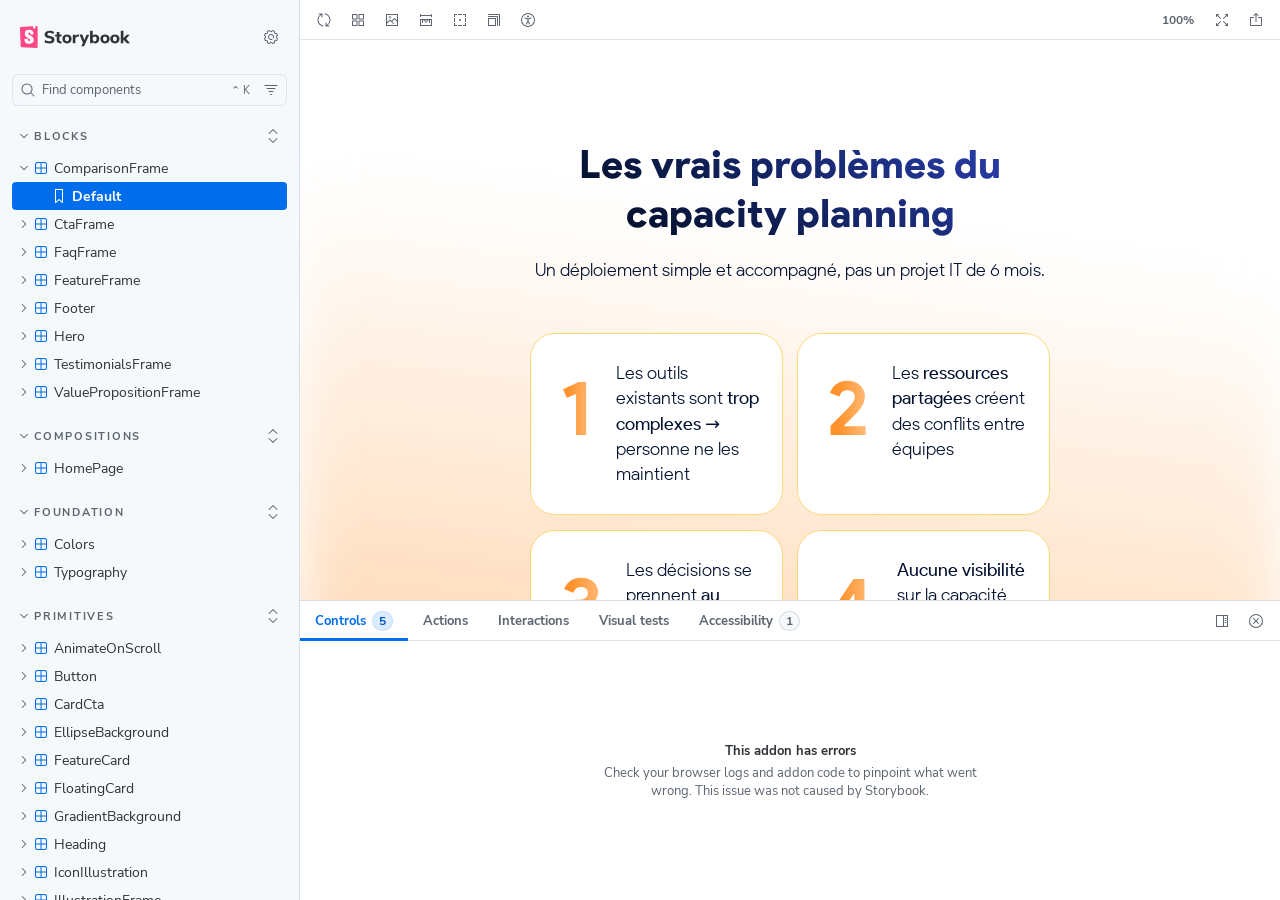
<file: storybook/index.html>
<!DOCTYPE html>
<html lang="en">
  <head>
    <meta charset="utf-8" />

    <title>storybook - Storybook</title>
    <meta name="viewport" content="width=device-width, initial-scale=1" />

    
    <link rel="icon" type="image/svg+xml" href="./favicon.svg" />
    
    <style>
      @font-face {
        font-family: 'Nunito Sans';
        font-style: normal;
        font-weight: 400;
        font-display: swap;
        src: url('./sb-common-assets/nunito-sans-regular.woff2') format('woff2');
      }

      @font-face {
        font-family: 'Nunito Sans';
        font-style: italic;
        font-weight: 400;
        font-display: swap;
        src: url('./sb-common-assets/nunito-sans-italic.woff2') format('woff2');
      }

      @font-face {
        font-family: 'Nunito Sans';
        font-style: normal;
        font-weight: 700;
        font-display: swap;
        src: url('./sb-common-assets/nunito-sans-bold.woff2') format('woff2');
      }

      @font-face {
        font-family: 'Nunito Sans';
        font-style: italic;
        font-weight: 700;
        font-display: swap;
        src: url('./sb-common-assets/nunito-sans-bold-italic.woff2') format('woff2');
      }
    </style>

    <link href="./sb-manager/runtime.js" rel="modulepreload" />

    
    <link href="./sb-addons/storybook-core-server-presets-0/common-manager-bundle.js" rel="modulepreload" />
    
    <link href="./sb-addons/chromatic-com-storybook-1/manager-bundle.js" rel="modulepreload" />
    
    <link href="./sb-addons/vitest-2/manager-bundle.js" rel="modulepreload" />
    
    <link href="./sb-addons/a11y-3/manager-bundle.js" rel="modulepreload" />
    
    <link href="./sb-addons/docs-4/manager-bundle.js" rel="modulepreload" />
    
    <link href="./sb-addons/onboarding-5/manager-bundle.js" rel="modulepreload" />
       

    <style>
      #storybook-root[hidden] {
        display: none !important;
      }
    </style>

    
  </head>
  <body>
    <div id="root"></div>

    
    <script>
      
        
          window['FEATURES'] = {
  "argTypeTargetsV7": true,
  "legacyDecoratorFileOrder": false,
  "disallowImplicitActionsInRenderV8": true,
  "viewport": true,
  "highlight": true,
  "controls": true,
  "interactions": true,
  "actions": true,
  "backgrounds": true,
  "outline": true,
  "measure": true,
  "sidebarOnboardingChecklist": true,
  "componentsManifest": true
};
        
      
        
          window['REFS'] = {};
        
      
        
          window['LOGLEVEL'] = "info";
        
      
        
          window['DOCS_OPTIONS'] = {
  "defaultName": "Docs"
};
        
      
        
          window['CONFIG_TYPE'] = "PRODUCTION";
        
      
        
      
        
      
        
          window['TAGS_OPTIONS'] = {};
        
      
        
          window['STORYBOOK_BUILDER'] = "vite";
        
      
        
          window['STORYBOOK_FRAMEWORK'] = "nextjs-vite";
        
      
        
          window['STORYBOOK_RENDERER'] = "react";
        
      
        
      
    </script>
    

    <script type="module">
      import './sb-manager/globals-runtime.js';

      
        import './sb-addons/storybook-core-server-presets-0/common-manager-bundle.js';
      
        import './sb-addons/chromatic-com-storybook-1/manager-bundle.js';
      
        import './sb-addons/vitest-2/manager-bundle.js';
      
        import './sb-addons/a11y-3/manager-bundle.js';
      
        import './sb-addons/docs-4/manager-bundle.js';
      
        import './sb-addons/onboarding-5/manager-bundle.js';
      

      import './sb-manager/runtime.js';
    </script>
  </body>
</html>
</file>
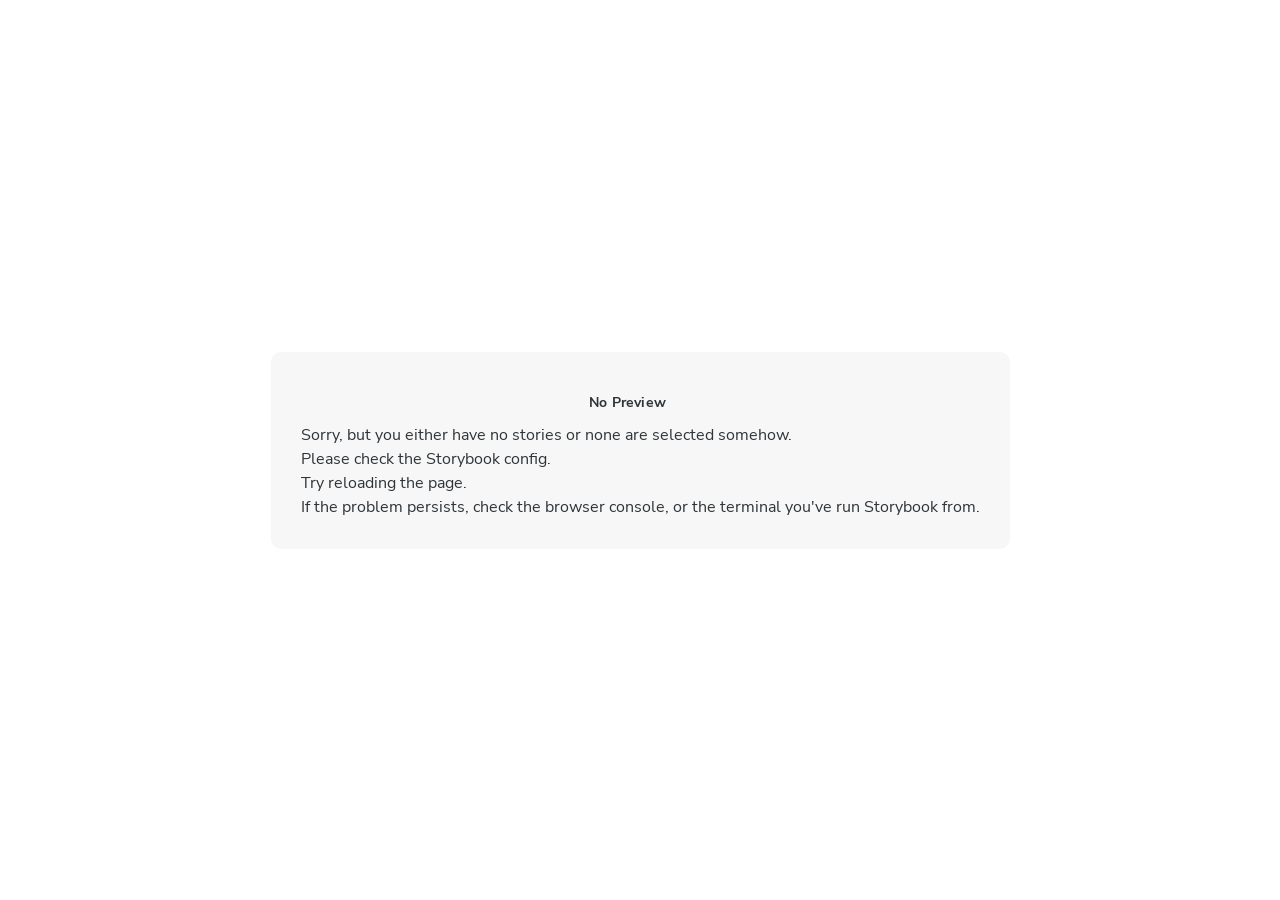
<file: storybook/iframe.html>
<!doctype html>
<!--suppress HtmlUnknownTarget -->
<html lang="en">
  <head><script type="module" src="./vite-inject-mocker-entry.js"></script>
    <meta charset="utf-8" />
    <title>Storybook</title>
    <meta name="viewport" content="width=device-width, initial-scale=1" />

    <style>
      @font-face {
        font-family: 'Nunito Sans';
        font-style: normal;
        font-weight: 400;
        font-display: swap;
        src: url('./sb-common-assets/nunito-sans-regular.woff2') format('woff2');
      }

      @font-face {
        font-family: 'Nunito Sans';
        font-style: italic;
        font-weight: 400;
        font-display: swap;
        src: url('./sb-common-assets/nunito-sans-italic.woff2') format('woff2');
      }

      @font-face {
        font-family: 'Nunito Sans';
        font-style: normal;
        font-weight: 700;
        font-display: swap;
        src: url('./sb-common-assets/nunito-sans-bold.woff2') format('woff2');
      }

      @font-face {
        font-family: 'Nunito Sans';
        font-style: italic;
        font-weight: 700;
        font-display: swap;
        src: url('./sb-common-assets/nunito-sans-bold-italic.woff2') format('woff2');
      }
    </style>

    <script>
      window.CONFIG_TYPE = 'PRODUCTION';
      window.LOGLEVEL = 'info';
      window.FRAMEWORK_OPTIONS = {};
      window.CHANNEL_OPTIONS = {};
      window.FEATURES = {"argTypeTargetsV7":true,"legacyDecoratorFileOrder":false,"disallowImplicitActionsInRenderV8":true,"viewport":true,"highlight":true,"controls":true,"interactions":true,"actions":true,"backgrounds":true,"outline":true,"measure":true,"sidebarOnboardingChecklist":true,"componentsManifest":true};
      window.STORIES = [{"titlePrefix":"","directory":"./src","files":"**/*.mdx","importPathMatcher":"^\\.[\\\\/](?:src(?:\\/(?!\\.)(?:(?:(?!(?:^|\\/)\\.).)*?)\\/|\\/|$)(?!\\.)(?=.)[^/]*?\\.mdx)$"},{"titlePrefix":"","directory":"./src","files":"**/*.stories.@(js|jsx|mjs|ts|tsx)","importPathMatcher":"^\\.[\\\\/](?:src(?:\\/(?!\\.)(?:(?:(?!(?:^|\\/)\\.).)*?)\\/|\\/|$)(?!\\.)(?=.)[^/]*?\\.stories\\.(js|jsx|mjs|ts|tsx))$"}];
      window.DOCS_OPTIONS = {"defaultName":"Docs"};
      window.TAGS_OPTIONS = {};

      

      // We do this so that "module && module.hot" etc. in Storybook source code
      // doesn't fail (it will simply be disabled)
      window.module = undefined;
      window.global = window;
    </script>
    <base target="_parent" />

<style>
  /* While we aren't showing the main block yet, but still preparing, we want everything the user has rendered, which may or may not be in #storybook-root, to be display none */
  .sb-show-preparing-story:not(.sb-show-main) > :not(.sb-preparing-story) {
    display: none;
  }

  .sb-show-preparing-docs:not(.sb-show-main) > :not(.sb-preparing-docs) {
    display: none;
  }

  /* Hide our own blocks when we aren't supposed to be showing them */
  :not(.sb-show-preparing-story) > .sb-preparing-story,
  :not(.sb-show-preparing-docs) > .sb-preparing-docs,
  :not(.sb-show-nopreview) > .sb-nopreview,
  :not(.sb-show-errordisplay) > .sb-errordisplay {
    display: none;
  }

  .sb-show-main.sb-main-centered {
    margin: 0;
    display: flex;
    align-items: center;
    min-height: 100vh;
  }

  .sb-show-main.sb-main-centered #storybook-root {
    box-sizing: border-box;
    margin: auto;
    padding: 1rem;
    max-height: 100%;
    /* Hack for centering correctly in IE11 */
  }

  /* Vertical centering fix for IE11 */
  @media screen and (-ms-high-contrast: none), (-ms-high-contrast: active) {
    .sb-show-main.sb-main-centered:after {
      content: '';
      min-height: inherit;
      font-size: 0;
    }
  }

  .sb-show-main.sb-main-fullscreen {
    margin: 0;
    padding: 0;
    display: block;
  }

  .sb-show-main.sb-main-padded {
    margin: 0;
    padding: 1rem;
    display: block;
    box-sizing: border-box;
  }

  .sb-wrapper {
    position: fixed;
    top: 0;
    bottom: 0;
    left: 0;
    right: 0;
    box-sizing: border-box;

    padding: 40px;
    font-family:
      'Nunito Sans',
      -apple-system,
      '.SFNSText-Regular',
      'San Francisco',
      BlinkMacSystemFont,
      'Segoe UI',
      'Helvetica Neue',
      Helvetica,
      Arial,
      sans-serif;
    -webkit-font-smoothing: antialiased;
    overflow: auto;
  }

  @media (max-width: 700px) {
    .sb-wrapper {
      padding: 20px;
    }
  }

  @media (max-width: 500px) {
    .sb-wrapper {
      padding: 10px;
    }
  }

  .sb-heading {
    font-size: 14px;
    font-weight: 600;
    letter-spacing: 0.2px;
    margin: 10px 0;
    padding-right: 25px;
  }

  .sb-nopreview {
    display: flex;
    align-content: center;
    justify-content: center;
    box-sizing: border-box;
  }

  .sb-nopreview_main {
    margin: auto;
    padding: 30px;
    border-radius: 10px;
    background: rgb(247, 247, 247);
    color: rgb(46, 52, 56);

    & * {
      background: rgb(247, 247, 247);
      color: rgb(46, 52, 56);
    }
  }

  .sb-nopreview_heading {
    text-align: center;
  }

  .sb-errordisplay {
    background: #f6f9fc;
    color: black;
    z-index: 999999;
    width: 100vw;
    min-height: 100vh;
    box-sizing: border-box;
  }

  .sb-errordisplay_main {
    margin: auto;
    padding: 24px;
    display: flex;
    box-sizing: border-box;

    flex-direction: column;
    min-height: 100%;
    width: 100%;
    border-radius: 6px;
    background: white;
    color: black;
    border: 1px solid #ff0000;
    box-shadow: 0 0 64px rgba(0, 0, 0, 0.1);
    gap: 24px;

    & ol {
      padding-left: 18px;
      margin: 0;
    }

    /* Redefine colors to ensure readability regardless of user-provided * selectors. */
    * {
      background: white;
      color: black;
    }

    & h1 {
      font-family: Nunito Sans;
      font-size: 22px;
      font-weight: 400;
      line-height: 30px;
      font-weight: normal;
      margin: 0;

      &::before {
        content: '';
        display: inline-block;
        width: 12px;
        height: 12px;
        background: #ff4400;
        border-radius: 50%;
        margin-right: 8px;
      }
    }

    & p,
    & ol {
      font-family: Nunito Sans;
      font-size: 14px;
      font-weight: 400;
      line-height: 19px;
      margin: 0;
    }

    & li + li {
      margin: 0;
      padding: 0;
      padding-top: 12px;
    }

    & a {
      color: currentColor;
    }

    & .sb-errordisplay_code {
      padding: 10px;
      flex: 1;
      background: #242424;
      color: #c6c6c6;
      box-sizing: border-box;

      font-size: 14px;
      font-weight: 400;
      line-height: 19px;
      border-radius: 4px;

      font-family:
        'Operator Mono', 'Fira Code Retina', 'Fira Code', 'FiraCode-Retina', 'Andale Mono',
        'Lucida Console', Consolas, Monaco, monospace;
      margin: 0;
      overflow: auto;

      & code {
        background-color: inherit;
        color: inherit;
      }
    }

    & .sb-errordisplay pre {
      white-space: pre-wrap;
      white-space: revert;
    }
  }

  @-webkit-keyframes sb-rotate360 {
    from {
      transform: rotate(0deg);
    }

    to {
      transform: rotate(360deg);
    }
  }

  @keyframes sb-rotate360 {
    from {
      transform: rotate(0deg);
    }

    to {
      transform: rotate(360deg);
    }
  }

  @-webkit-keyframes sb-glow {
    0%,
    100% {
      opacity: 1;
    }

    50% {
      opacity: 0.4;
    }
  }

  @keyframes sb-glow {
    0%,
    100% {
      opacity: 1;
    }

    50% {
      opacity: 0.4;
    }
  }

  /* We display the preparing loaders *over* the rendering story */
  .sb-preparing-story,
  .sb-preparing-docs {
    background-color: white;
    /* Maximum possible z-index. It would be better to use stacking contexts to ensure it's always
    on top, but this isn't possible as it would require making CSS changes that could affect user code */
    z-index: 2147483647;
  }

  .sb-loader {
    -webkit-animation: sb-rotate360 0.7s linear infinite;
    animation: sb-rotate360 0.7s linear infinite;
    border-color: rgba(97, 97, 97, 0.29);
    border-radius: 50%;
    border-style: solid;
    border-top-color: #646464;
    border-width: 2px;
    display: inline-block;
    height: 32px;
    left: 50%;
    margin-left: -16px;
    margin-top: -16px;
    mix-blend-mode: difference;
    overflow: hidden;
    position: absolute;
    top: 50%;
    transition: all 200ms ease-out;
    vertical-align: top;
    width: 32px;
    z-index: 4;
  }

  .sb-previewBlock {
    background: #fff;
    border: 1px solid rgba(0, 0, 0, 0.1);
    border-radius: 4px;
    box-shadow: rgba(0, 0, 0, 0.1) 0 1px 3px 0;
    margin: 25px auto 40px;
    max-width: 600px;
  }

  .sb-previewBlock_header {
    align-items: center;
    box-shadow: rgba(0, 0, 0, 0.1) 0 -1px 0 0 inset;
    display: flex;
    gap: 14px;
    height: 40px;
    padding: 0 12px;
  }

  .sb-previewBlock_icon {
    -webkit-animation: sb-glow 1.5s ease-in-out infinite;
    animation: sb-glow 1.5s ease-in-out infinite;
    background: #e6e6e6;
    height: 14px;
    width: 14px;
  }

  .sb-previewBlock_icon:last-child {
    margin-left: auto;
  }

  .sb-previewBlock_body {
    -webkit-animation: sb-glow 1.5s ease-in-out infinite;
    animation: sb-glow 1.5s ease-in-out infinite;
    height: 182px;
    position: relative;
  }

  .sb-argstableBlock {
    border-collapse: collapse;
    border-spacing: 0;
    font-size: 13px;
    line-height: 20px;
    margin: 25px auto 40px;
    max-width: 600px;
    text-align: left;
    width: 100%;
  }

  .sb-argstableBlock th:first-of-type,
  .sb-argstableBlock td:first-of-type {
    padding-left: 20px;
  }

  .sb-argstableBlock th:nth-of-type(2),
  .sb-argstableBlock td:nth-of-type(2) {
    width: 35%;
  }

  .sb-argstableBlock th:nth-of-type(3),
  .sb-argstableBlock td:nth-of-type(3) {
    width: 15%;
  }

  .sb-argstableBlock th:last-of-type,
  .sb-argstableBlock td:last-of-type {
    width: 25%;
    padding-right: 20px;
  }

  .sb-argstableBlock th span,
  .sb-argstableBlock td span {
    -webkit-animation: sb-glow 1.5s ease-in-out infinite;
    animation: sb-glow 1.5s ease-in-out infinite;
    background-color: rgba(0, 0, 0, 0.1);
    border-radius: 0;
    box-shadow: none;
    color: transparent;
  }

  .sb-argstableBlock th {
    padding: 10px 15px;
  }

  .sb-argstableBlock-body {
    border-radius: 4px;
    box-shadow:
      rgba(0, 0, 0, 0.1) 0 1px 3px 1px,
      rgba(0, 0, 0, 0.065) 0 0 0 1px;
  }

  .sb-argstableBlock-body tr {
    background: transparent;
    overflow: hidden;
  }

  .sb-argstableBlock-body tr:not(:first-child) {
    border-top: 1px solid #e6e6e6;
  }

  .sb-argstableBlock-body tr:first-child td:first-child {
    border-top-left-radius: 4px;
  }

  .sb-argstableBlock-body tr:first-child td:last-child {
    border-top-right-radius: 4px;
  }

  .sb-argstableBlock-body tr:last-child td:first-child {
    border-bottom-left-radius: 4px;
  }

  .sb-argstableBlock-body tr:last-child td:last-child {
    border-bottom-right-radius: 4px;
  }

  .sb-argstableBlock-body td {
    background: #fff;
    padding-bottom: 10px;
    padding-top: 10px;
    vertical-align: top;
  }

  .sb-argstableBlock-body td:not(:first-of-type) {
    padding-left: 15px;
    padding-right: 15px;
  }

  .sb-argstableBlock-body button {
    -webkit-animation: sb-glow 1.5s ease-in-out infinite;
    animation: sb-glow 1.5s ease-in-out infinite;
    background-color: rgba(0, 0, 0, 0.1);
    border: 0;
    border-radius: 0;
    box-shadow: none;
    color: transparent;
    display: inline;
    font-size: 12px;
    line-height: 1;
    padding: 10px 16px;
  }

  .sb-argstableBlock-summary {
    margin-top: 4px;
  }

  .sb-argstableBlock-code {
    margin-right: 4px;
    margin-bottom: 4px;
    padding: 2px 5px;
  }

  .sb-sr-only,
  .sb-hidden-until-focus:not(:focus) {
    position: absolute;
    width: 1px;
    height: 1px;
    padding: 0px;
    margin: -1px;
    overflow: hidden;
    clip: rect(0, 0, 0, 0);
    border: none;
  }

  .sb-hidden-until-focus {
    opacity: 0;
    transition: opacity 150ms ease-out;
  }

  .sb-hidden-until-focus:focus {
    opacity: 1;
  }
</style>

<script>
  /* globals window */
  try {
    if (window.top !== window) {
      window.__REACT_DEVTOOLS_GLOBAL_HOOK__ = window.top.__REACT_DEVTOOLS_GLOBAL_HOOK__;
      window.__VUE_DEVTOOLS_GLOBAL_HOOK__ = window.top.__VUE_DEVTOOLS_GLOBAL_HOOK__;
      window.top.__VUE_DEVTOOLS_CONTEXT__ = window.document;
    }
  } catch (e) {
    // eslint-disable-next-line no-console
    console.warn('unable to connect to top frame for connecting dev tools');
  }
</script>

    <script type="module" crossorigin src="./assets/iframe-ydsWfksC.js"></script>
    <link rel="modulepreload" crossorigin href="./assets/chunk-vNrZSFDR.js">
    <link rel="modulepreload" crossorigin href="./assets/preload-helper-BROLHtqz.js">
    <link rel="stylesheet" crossorigin href="./assets/iframe-jwOdvDLb.css">
  </head>

  <body>
    <div class="sb-preparing-story sb-wrapper">
  <div class="sb-loader"></div>
</div>

<div class="sb-preparing-docs sb-wrapper">
  <div class="sb-previewBlock">
    <div class="sb-previewBlock_header">
      <div class="sb-previewBlock_icon"></div>
      <div class="sb-previewBlock_icon"></div>
      <div class="sb-previewBlock_icon"></div>
      <div class="sb-previewBlock_icon"></div>
    </div>
    <div class="sb-previewBlock_body">
      <div class="sb-loader"></div>
    </div>
  </div>
  <table aria-hidden="true" class="sb-argstableBlock">
    <thead class="sb-argstableBlock-head">
      <tr>
        <th><span>Name</span></th>
        <th><span>Description</span></th>
        <th><span>Default</span></th>
        <th><span>Control </span></th>
      </tr>
    </thead>
    <tbody class="sb-argstableBlock-body">
      <tr>
        <td><span>propertyName</span><span title="Required">*</span></td>
        <td>
          <div><span>This is a short description</span></div>
          <div class="sb-argstableBlock-summary">
            <div><span class="sb-argstableBlock-code">summary</span></div>
          </div>
        </td>
        <td>
          <div><span class="sb-argstableBlock-code">defaultValue</span></div>
        </td>
        <td><button>Set string</button></td>
      </tr>
      <tr>
        <td><span>propertyName</span><span>*</span></td>
        <td>
          <div><span>This is a short description</span></div>
          <div class="sb-argstableBlock-summary">
            <div><span class="sb-argstableBlock-code">summary</span></div>
          </div>
        </td>
        <td>
          <div><span class="sb-argstableBlock-code">defaultValue</span></div>
        </td>
        <td><button>Set string</button></td>
      </tr>
      <tr>
        <td><span>propertyName</span><span>*</span></td>
        <td>
          <div><span>This is a short description</span></div>
          <div class="sb-argstableBlock-summary">
            <div><span class="sb-argstableBlock-code">summary</span></div>
          </div>
        </td>
        <td>
          <div><span class="sb-argstableBlock-code">defaultValue</span></div>
        </td>
        <td><button>Set string</button></td>
      </tr>
    </tbody>
  </table>
</div>

<div class="sb-nopreview sb-wrapper">
  <div class="sb-nopreview_main">
    <h1 class="sb-nopreview_heading sb-heading">No Preview</h1>
    <p>Sorry, but you either have no stories or none are selected somehow.</p>
    <ul>
      <li>Please check the Storybook config.</li>
      <li>Try reloading the page.</li>
    </ul>
    <p>
      If the problem persists, check the browser console, or the terminal you've run Storybook from.
    </p>
  </div>
</div>

<div class="sb-errordisplay sb-wrapper">
  <div class="sb-errordisplay_main">
    <h1 id="error-message"></h1>
    <p>
      The component failed to render properly, likely due to a configuration issue in Storybook.
      Here are some common causes and how you can address them:
    </p>
    <ol>
      <li>
        <strong>Missing Context/Providers</strong>: You can use decorators to supply specific
        contexts or providers, which are sometimes necessary for components to render correctly. For
        detailed instructions on using decorators, please visit the
        <a href="https://storybook.js.org/docs/writing-stories/decorators"
          >Decorators documentation</a
        >.
      </li>
      <li>
        <strong>Misconfigured Webpack or Vite</strong>: Verify that Storybook picks up all necessary
        settings for loaders, plugins, and other relevant parameters. You can find step-by-step
        guides for configuring
        <a href="https://storybook.js.org/docs/builders/webpack">Webpack</a> or
        <a href="https://storybook.js.org/docs/builders/vite">Vite</a>
        with Storybook.
      </li>
      <li>
        <strong>Missing Environment Variables</strong>: Your Storybook may require specific
        environment variables to function as intended. You can set up custom environment variables
        as outlined in the
        <a href="https://storybook.js.org/docs/configure/environment-variables"
          >Environment Variables documentation</a
        >.
      </li>
    </ol>
    <pre class="sb-errordisplay_code"><code id="error-stack"></code></pre>
  </div>
</div>

    <div id="storybook-root"></div>
    <div id="storybook-docs"></div>
    <script>
      function __onViteAppLoadingError(event) {
        const hostname = globalThis.location.hostname;
        if (hostname !== 'localhost' && globalThis.CONFIG_TYPE === 'DEVELOPMENT') {
          const message = `Failed to load the Storybook preview file 'vite-app.js':

      It looks like you're visiting the Storybook development server on another hostname than localhost: '${hostname}', but you haven't configured the necessary security features to support this.
      Please re-run your Storybook development server with the '--host ${hostname}' flag, or manually configure your Vite allowedHosts configuration with viteFinal.

      See:`;
          const docs = [
            'https://storybook.js.org/docs/api/cli-options#dev',
            'https://storybook.js.org/docs/api/main-config/main-config-vite-final',
            'https://vite.dev/config/server-options.html#server-allowedhosts',
          ];
          console.error(`${message}\n${docs.map((doc) => `- ${doc}`).join('\n')}`);

          document.getElementById('storybook-root').innerHTML =
            `<p style="color: red; max-width: 70ch">${message.replaceAll(
              '\n',
              '<br/>'
            )}<ul>${docs.map((doc) => `<li><a href='${doc}' target='_blank'>${doc}</a></li>`).join('')}</ul></p>`;
          return;
        }
      }
    </script>
  </body>
</html>
</file>
